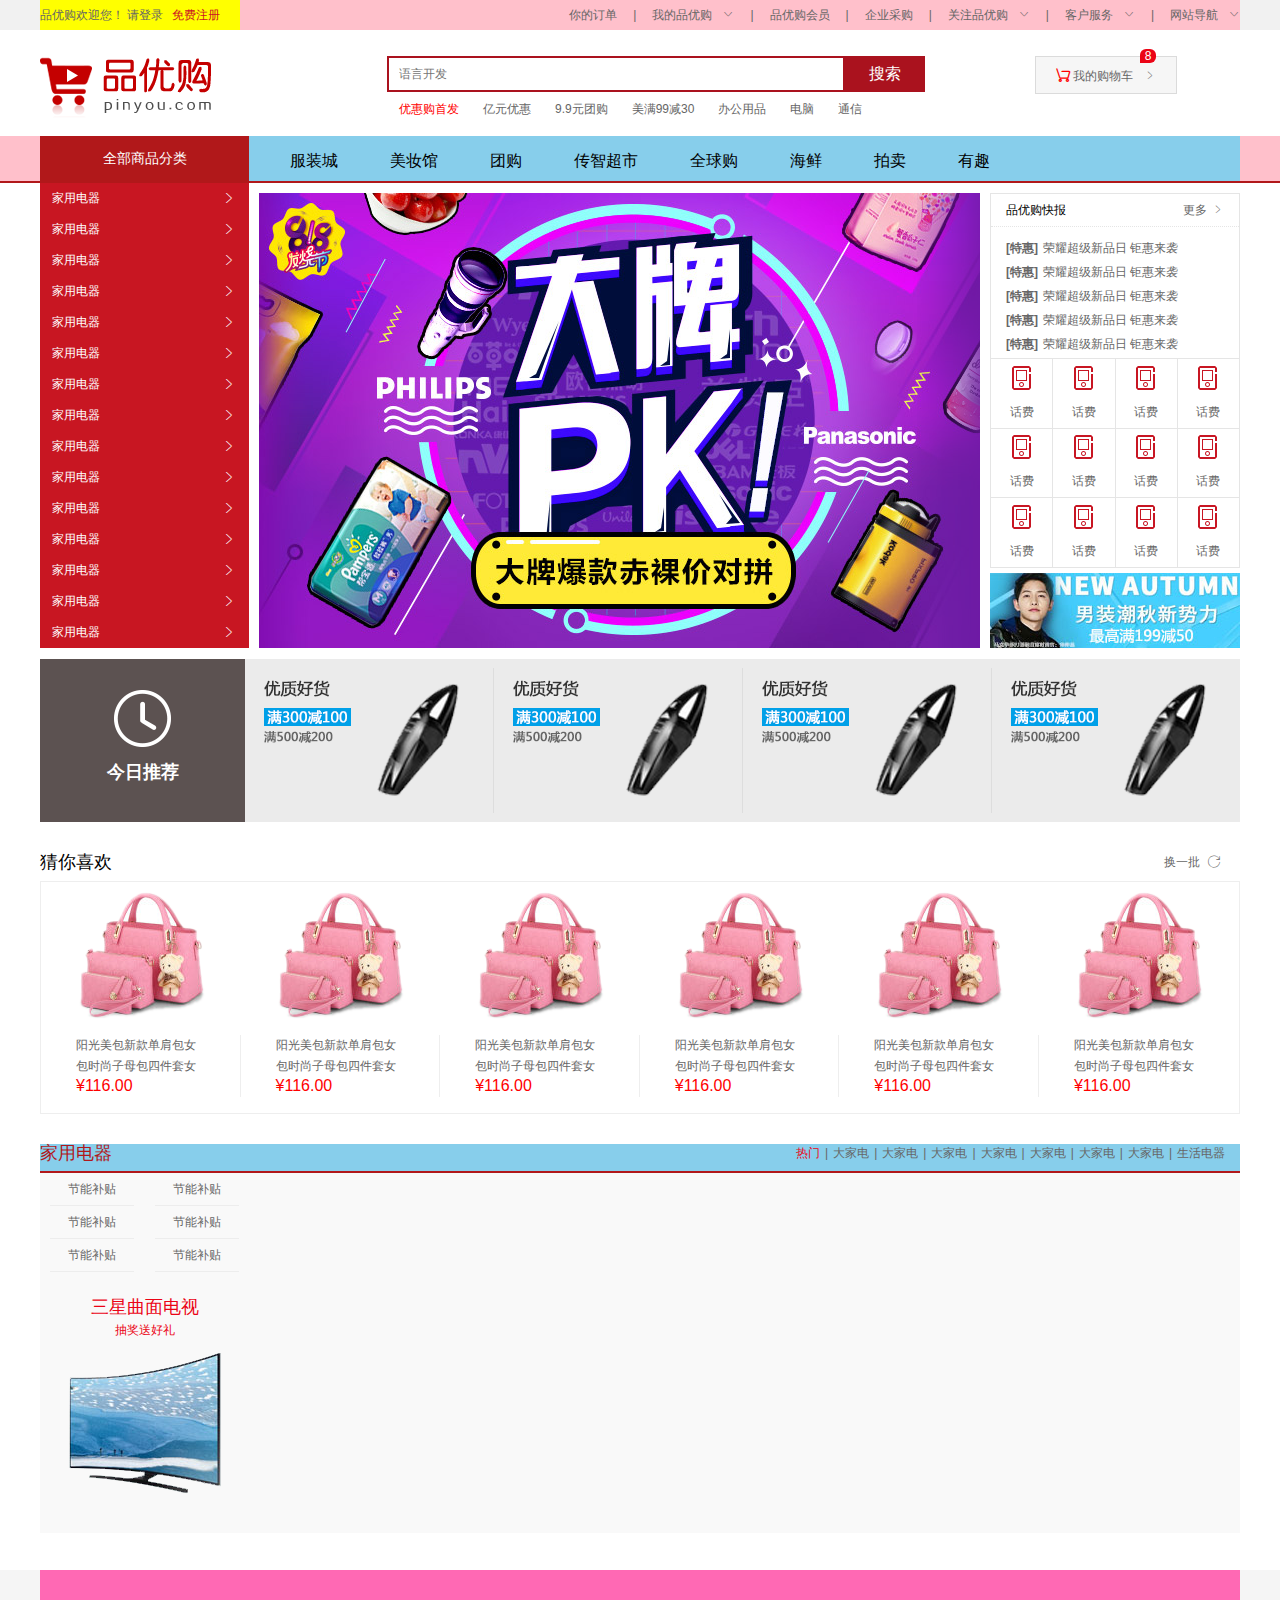
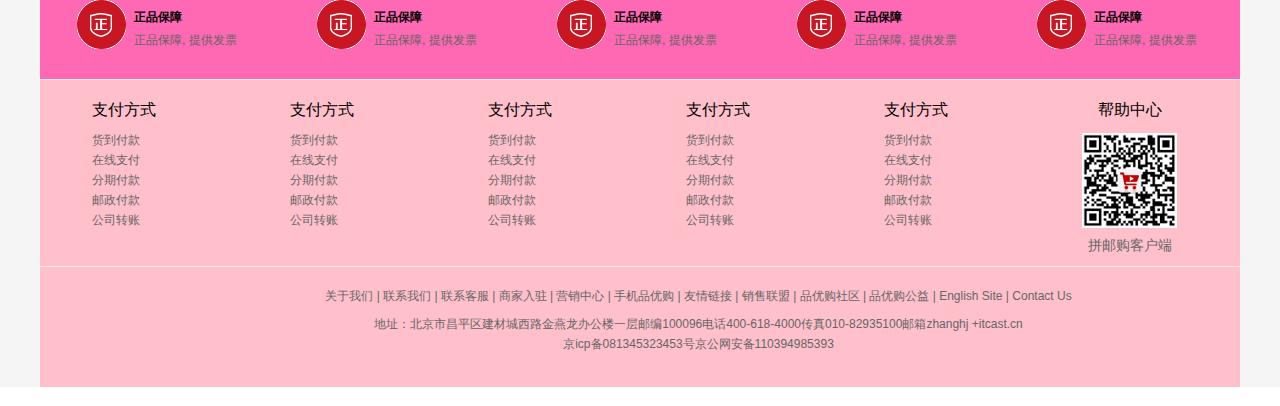
<file: index.html>
<!DOCTYPE html>
<html lang="en">

<head>
    <meta charset="UTF-8">
    <meta name="viewport" content="width=device-width, initial-scale=1.0">
    <meta http-equiv="X-UA-Compatible" content="ie=edge">
    <link rel="shortcut icon" href=" ./favicon.ico">
    <meta name="description"
        content="品优购-专业的综合网上购物商城,销售家电、数码通讯、电脑、家居百货、服装服饰、母婴、图书、食品等数万个品牌优质商品.便捷、诚信的服务，为您提供愉悦的网上购物体验!" />
    <meta name="Keywords" content="网上购物,网上商城,手机,笔记本,电脑,MP3,CD,VCD,DV,相机,数码,配件,手表,存储卡,品优购" />
    <title>PinYouGou</title>
    <link rel="stylesheet" href="./fonts/iconfont.css">
    <link rel="stylesheet" href="./css/base.css">
    <link rel="stylesheet" href="./css/common.css">
    <!-- 引入base和common的顺序不同 页面的效果search部分margintop丢失 -->
    <link rel="stylesheet" href="./css/index.css">
</head>

<body>
    <!-- 网页头部 top 部分 -->
    <div class="top">
        <div class="tcontent w">
            <div class="tleft fl">品优购欢迎您！ 请登录 <a href="#">免费注册</a></div>
            <ul class="fr">
                <li><a href="#">你的订单</a>|</li>
                <li><a href="#">我的品优购<i class="iconfont icon-moreunfold"></i></a>|</li>
                <li><a href="#">品优购会员</a>|</li>
                <li><a href="#">企业采购</a>|</li>
                <li><a href="#">关注品优购<i class="iconfont icon-moreunfold"></i></a>|</li>
                <li><a href="#">客户服务<i class="iconfont icon-moreunfold"></i></a>|</li>
                <li><a href="#" class="last">网站导航<i class="iconfont icon-moreunfold"></i></a></li>
            </ul>
        </div>
    </div>
    <!-- 搜索 search 部分 -->
    <div class="search w">
        <div class="logo fl"></div>
        <div class="cart fr">
            <i class="iconfont icon-cart"></i>
            我的购物车
            <i class="iconfont icon-more"></i>
            <div class="num">8</div>
            <div class="h">
                <div class="line"></div>
            </div>
        </div>
        <div class="center">
            <input type="text" name="search" placeholder="语言开发" /><input type="button" value="搜索" />
            <ul>
                <li><a href="#" class="sfirst">优惠购首发</a></li>
                <li><a href="#">亿元优惠</a></li>
                <li><a href="#">9.9元团购</a></li>
                <li><a href="#">美满99减30</a></li>
                <li><a href="#">办公用品</a></li>
                <li><a href="#">电脑</a></li>
                <li><a href="#">通信</a></li>
            </ul>
        </div>
    </div>
    <!-- 网页导航 nav 部分 -->
    <div class="nav">
        <div class="ncontant w">
            <div class="all fl">全部商品分类</div>
            <ul class="fl">
                <li><a href="#">服装城</a></li>
                <li><a href="#">美妆馆</a></li>
                <li><a href="#">团购</a></li>
                <li><a href="#">传智超市</a></li>
                <li><a href="#">全球购</a></li>
                <li><a href="#">海鲜</a></li>
                <li><a href="#">拍卖</a></li>
                <li><a href="#">有趣</a></li>
            </ul>
        </div>
    </div>
    <!-- 网页banner 部分 -->
    <div class="banner w">
        <ul class="left fl">
            <li><a href="#">家用电器</a><i class="iconfont icon-more"></i></li>
            <li><a href="#">家用电器</a><i class="iconfont icon-more"></i></li>
            <li><a href="#">家用电器</a><i class="iconfont icon-more"></i></li>
            <li><a href="#">家用电器</a><i class="iconfont icon-more"></i></li>
            <li><a href="#">家用电器</a><i class="iconfont icon-more"></i></li>
            <li><a href="#">家用电器</a><i class="iconfont icon-more"></i></li>
            <li><a href="#">家用电器</a><i class="iconfont icon-more"></i></li>
            <li><a href="#">家用电器</a><i class="iconfont icon-more"></i></li>
            <li><a href="#">家用电器</a><i class="iconfont icon-more"></i></li>
            <li><a href="#">家用电器</a><i class="iconfont icon-more"></i></li>
            <li><a href="#">家用电器</a><i class="iconfont icon-more"></i></li>
            <li><a href="#">家用电器</a><i class="iconfont icon-more"></i></li>
            <li><a href="#">家用电器</a><i class="iconfont icon-more"></i></li>
            <li><a href="#">家用电器</a><i class="iconfont icon-more"></i></li>
            <li><a href="#">家用电器</a><i class="iconfont icon-more"></i></li>
        </ul>
        <div class="center fl"></div>
        <div class="right">
            <div class="one">
                <div class="otop">
                    品优购快报
                    <a href="#">更多<i class="iconfont icon-more"></i></a>
                </div>
                <ul class="obottom">
                    <li><a href="#"><span>[特惠]</span>荣耀超级新品日 钜惠来袭</a></li>
                    <li><a href="#"><span>[特惠]</span>荣耀超级新品日 钜惠来袭</a></li>
                    <li><a href="#"><span>[特惠]</span>荣耀超级新品日 钜惠来袭</a></li>
                    <li><a href="#"><span>[特惠]</span>荣耀超级新品日 钜惠来袭</a></li>
                    <li><a href="#"><span>[特惠]</span>荣耀超级新品日 钜惠来袭</a></li>
                </ul>

            </div>
            <table class="two">
                <tr>
                    <td>
                        <div></div>
                        话费
                    </td>
                    <td>
                        <div></div>
                        话费
                    </td>
                    <td>
                        <div></div>
                        话费
                    </td>
                    <td>
                        <div></div>
                        话费
                    </td>
                </tr>
                <tr>
                    <td>
                        <div></div>
                        话费
                    </td>
                    <td>
                        <div></div>
                        话费
                    </td>
                    <td>
                        <div></div>
                        话费
                    </td>
                    <td>
                        <div></div>
                        话费
                    </td>
                </tr>
                <tr>
                    <td>
                        <div></div>
                        话费
                    </td>
                    <td>
                        <div></div>
                        话费
                    </td>
                    <td>
                        <div></div>
                        话费
                    </td>
                    <td>
                        <div></div>
                        话费
                    </td>
                </tr>
            </table>
            <div class="three"></div>
        </div>
    </div>
    <!-- 网页推荐 部分 -->
    <div class="recommend w">
        <div class="clock clearfix fl">
            <div class="time"></div>
            今日推荐
        </div>
        <div class="rec1"></div>
        <div class="line"></div>
        <div class="rec1"></div>
        <div class="line"></div>
        <div class="rec1"></div>
        <div class="line"></div>
        <div class="rec1"></div>
    </div>
    <!-- 猜你喜欢部分 -->
    <div class="like w">
        <div class="ltop">
            猜你喜欢
            <a href="#">换一批<i class="iconfont icon-refresh"></i></a>
        </div>
        <div class="lbottom">
            <div class="item">
                <img src="./images/bao.png" alt="shangpin">
                <div class="low">
                    <p>
                        阳光美包新款单肩包女<br />包时尚子母包四件套女
                    </p>
                    <span>¥116.00</span>
                </div>
            </div>
            <div class="item">
                <img src="./images/bao.png" alt="shangpin">
                <div class="low">
                    <p>
                        阳光美包新款单肩包女<br />包时尚子母包四件套女
                    </p>
                    <span>¥116.00</span>
                </div>
            </div>
            <div class="item">
                <img src="./images/bao.png" alt="shangpin">
                <div class="low">
                    <p>
                        阳光美包新款单肩包女<br />包时尚子母包四件套女
                    </p>
                    <span>¥116.00</span>
                </div>
            </div>
            <div class="item">
                <img src="./images/bao.png" alt="shangpin">
                <div class="low">
                    <p>
                        阳光美包新款单肩包女<br />包时尚子母包四件套女
                    </p>
                    <span>¥116.00</span>
                </div>
            </div>
            <div class="item">
                <img src="./images/bao.png" alt="shangpin">
                <div class="low">
                    <p>
                        阳光美包新款单肩包女<br />包时尚子母包四件套女
                    </p>
                    <span>¥116.00</span>
                </div>
            </div>
            <div class="item">
                <img src="./images/bao.png" alt="shangpin">
                <div class="low no">
                    <p>
                        阳光美包新款单肩包女<br />包时尚子母包四件套女
                    </p>
                    <span>¥116.00</span>
                </div>
            </div>
        </div>
    </div>
    <!-- 家用电器部分 -->
    <div class="home w">
        <div class="htop">
            家用电器
            <ul>
                <li><a href="#" class="hot">热门</a>|</li>
                <li><a href="#">大家电</a>|</li>
                <li><a href="#">大家电</a>|</li>
                <li><a href="#">大家电</a>|</li>
                <li><a href="#">大家电</a>|</li>
                <li><a href="#">大家电</a>|</li>
                <li><a href="#">大家电</a>|</li>
                <li><a href="#">大家电</a>|</li>
                <li><a href="#" class="last">生活电器</a></li>
            </ul>
        </div>
        <div class="hbottom">
            <div class="tv clearfix">
                <ul class="clearfix">
                    <li><a href="#">节能补贴</a></li>
                    <li><a href="#">节能补贴</a></li>
                    <li><a href="#">节能补贴</a></li>
                    <li><a href="#">节能补贴</a></li>
                    <li><a href="#">节能补贴</a></li>
                    <li><a href="#">节能补贴</a></li>
                </ul>
                <p class="one">三星曲面电视</p>
                <p class="two">抽奖送好礼</p>
                <img src="./images/tv.png" alt="tv">
            </div>
        </div>
    </div>
    <!-- 网页底部 footer部分 -->
    <div class="footer">
        <div class="fcontant w">
            <div class="ftop">
                <div class="item">
                    <div class="icon fl"></div>
                    <p>正品保障</p>
                    <p>正品保障, 提供发票</p>
                </div>
                <div class="item">
                    <div class="icon fl"></div>
                    <p>正品保障</p>
                    <p>正品保障, 提供发票</p>
                </div>
                <div class="item">
                    <div class="icon fl"></div>
                    <p>正品保障</p>
                    <p>正品保障, 提供发票</p>
                </div>
                <div class="item">
                    <div class="icon fl"></div>
                    <p>正品保障</p>
                    <p>正品保障, 提供发票</p>
                </div>
                <div class="item">
                    <div class="icon fl"></div>
                    <p>正品保障</p>
                    <p>正品保障, 提供发票</p>
                </div>
            </div>
            <div class="fcenter">
                <dl>
                    <dt>支付方式</dt>
                    <dd>货到付款</dd>
                    <dd>在线支付</dd>
                    <dd>分期付款</dd>
                    <dd>邮政付款</dd>
                    <dd>公司转账</dd>
                </dl>
                <dl>
                    <dt>支付方式</dt>
                    <dd>货到付款</dd>
                    <dd>在线支付</dd>
                    <dd>分期付款</dd>
                    <dd>邮政付款</dd>
                    <dd>公司转账</dd>
                </dl>
                <dl>
                    <dt>支付方式</dt>
                    <dd>货到付款</dd>
                    <dd>在线支付</dd>
                    <dd>分期付款</dd>
                    <dd>邮政付款</dd>
                    <dd>公司转账</dd>
                </dl>
                <dl>
                    <dt>支付方式</dt>
                    <dd>货到付款</dd>
                    <dd>在线支付</dd>
                    <dd>分期付款</dd>
                    <dd>邮政付款</dd>
                    <dd>公司转账</dd>
                </dl>
                <dl>
                    <dt>支付方式</dt>
                    <dd>货到付款</dd>
                    <dd>在线支付</dd>
                    <dd>分期付款</dd>
                    <dd>邮政付款</dd>
                    <dd>公司转账</dd>
                </dl>
                <div class="help fl">
                    <p class="one">帮助中心</p>
                    <img src="./images/erweima.png" alt="erweima">
                    <p class="two">拼邮购客户端</p>
                </div>
            </div>
            <div class="fbottom">
                <p class="one">关于我们 | 联系我们 | 联系客服 | 商家入驻 | 营销中心 | 手机品优购 | 友情链接 | 销售联盟 | 品优购社区 | 品优购公益 | English Site | Contact Us</p>
                <p class="two">地址：北京市昌平区建材城西路金燕龙办公楼一层邮编100096电话400-618-4000传真010-82935100邮箱zhanghj
                    +itcast.cn</p>
                <p>京icp备081345323453号京公网安备110394985393</p>
            </div>
        </div>
    </div>
</body>

</html>
</file>
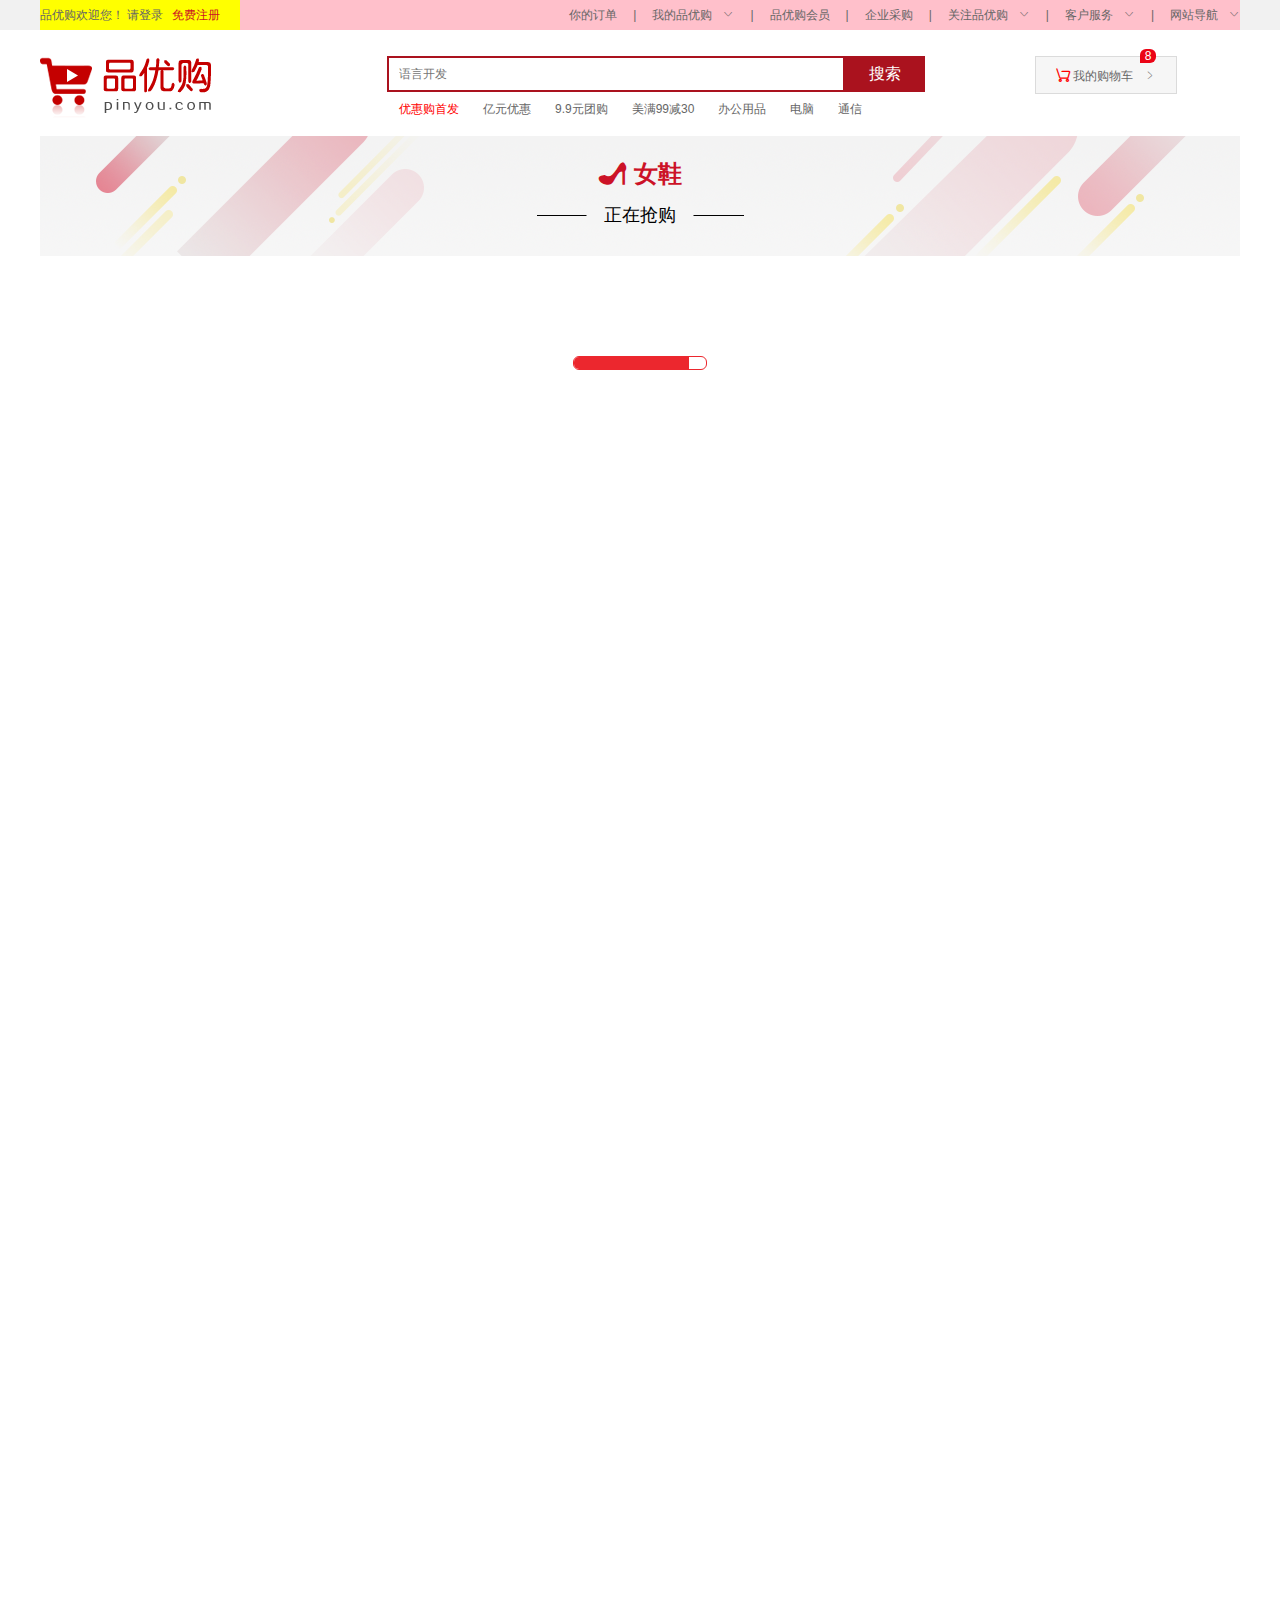
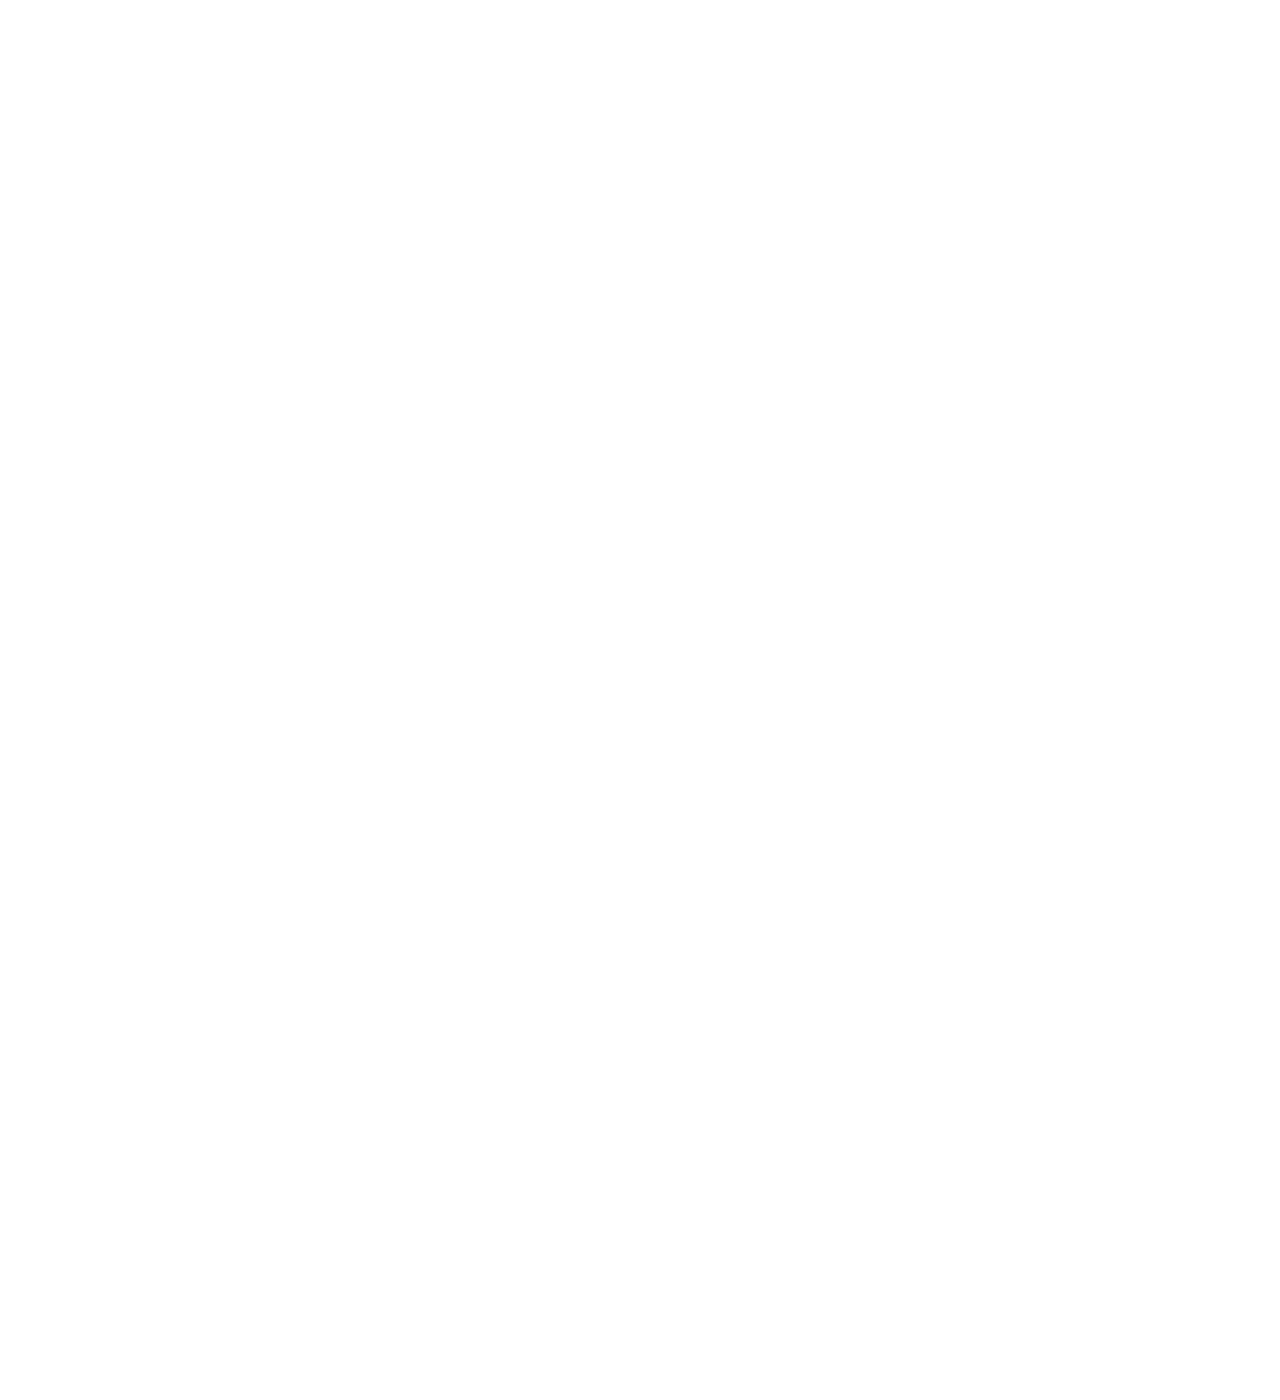
<file: list.html>
<!DOCTYPE html>
<html lang="en">
<head>
    <meta charset="UTF-8">
    <meta name="viewport" content="width=device-width, initial-scale=1.0">
    <meta http-equiv="X-UA-Compatible" content="ie=edge">
    <title>Document</title>
    <link rel="shortcut icon" href=" ./favicon.ico">
    <meta name="description"
        content="品优购-专业的综合网上购物商城,销售家电、数码通讯、电脑、家居百货、服装服饰、母婴、图书、食品等数万个品牌优质商品.便捷、诚信的服务，为您提供愉悦的网上购物体验!" />
    <meta name="Keywords" content="网上购物,网上商城,手机,笔记本,电脑,MP3,CD,VCD,DV,相机,数码,配件,手表,存储卡,品优购" />
    <title>PinYouGou</title>
    <link rel="stylesheet" href="./fonts/iconfont.css">
    <link rel="stylesheet" href="./css/base.css">
    <link rel="stylesheet" href="./css/common.css">
    <link rel="stylesheet" href="./css/list.css">
</head>
<body>
    <!-- 网页头部 top 部分 -->
    <div class="top">
        <div class="tcontent w">
            <div class="tleft fl">品优购欢迎您！ 请登录 <a href="#">免费注册</a></div>
            <ul class="fr">
                <li><a href="#">你的订单</a>|</li>
                <li><a href="#">我的品优购<i class="iconfont icon-moreunfold"></i></a>|</li>
                <li><a href="#">品优购会员</a>|</li>
                <li><a href="#">企业采购</a>|</li>
                <li><a href="#">关注品优购<i class="iconfont icon-moreunfold"></i></a>|</li>
                <li><a href="#">客户服务<i class="iconfont icon-moreunfold"></i></a>|</li>
                <li><a href="#" class="last">网站导航<i class="iconfont icon-moreunfold"></i></a></li>
            </ul>
        </div>
    </div>
    <!-- 搜索 search 部分 -->
    <div class="search w">
        <div class="logo fl"></div>
        <div class="cart fr">
            <i class="iconfont icon-cart"></i>
            我的购物车
            <i class="iconfont icon-more"></i>
            <div class="num">8</div>
            <div class="h">
                <div class="line"></div>
            </div>
        </div>
        <div class="center">
            <input type="text" name="search" placeholder="语言开发" /><input type="button" value="搜索" />
            <ul>
                <li><a href="#" class="sfirst">优惠购首发</a></li>
                <li><a href="#">亿元优惠</a></li>
                <li><a href="#">9.9元团购</a></li>
                <li><a href="#">美满99减30</a></li>
                <li><a href="#">办公用品</a></li>
                <li><a href="#">电脑</a></li>
                <li><a href="#">通信</a></li>
            </ul>
        </div>
    </div>
    <!-- 女鞋部分 -->
    <div class="shoes w">
        <div class="stop">
            <i class="iconfont icon-gaogenxie"></i>
            女鞋
        </div>
        <div class="buy">
            <div class="text">正在抢购</div>
        </div>
    </div>
    <!-- 进度条 -->
    <div class="progress">
        <div class="du"></div>
    </div>
</body>
</html>
</file>
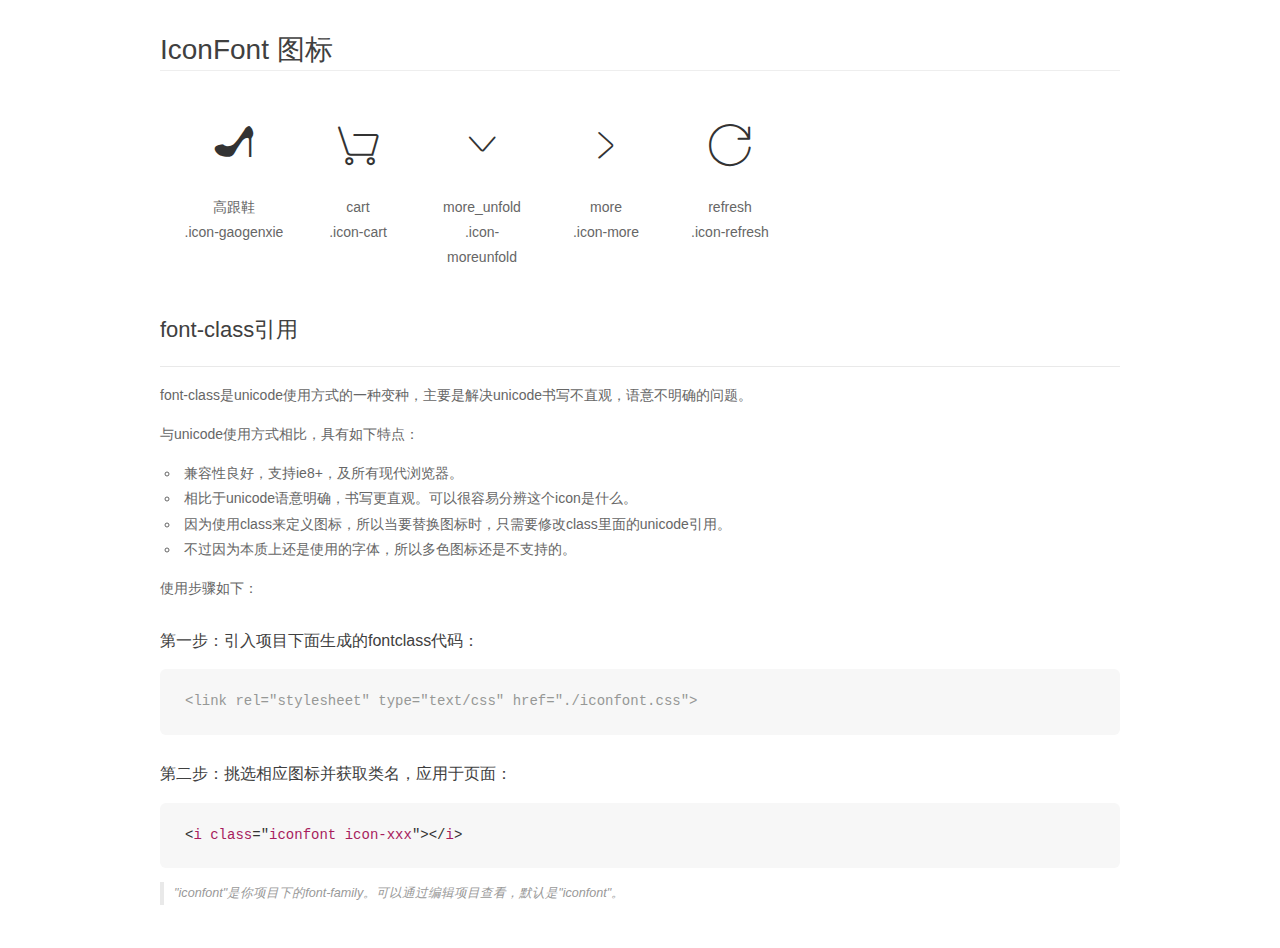
<file: fonts/demo_fontclass.html>
<!DOCTYPE html>
<html>
<head>
    <meta charset="utf-8"/>
    <title>IconFont</title>
    <link rel="stylesheet" href="demo.css">
    <link rel="stylesheet" href="iconfont.css">
</head>
<body>
    <div class="main markdown">
        <h1>IconFont 图标</h1>
        <ul class="icon_lists clear">
            
                <li>
                <i class="icon iconfont icon-gaogenxie"></i>
                    <div class="name">高跟鞋</div>
                    <div class="fontclass">.icon-gaogenxie</div>
                </li>
            
                <li>
                <i class="icon iconfont icon-cart"></i>
                    <div class="name">cart</div>
                    <div class="fontclass">.icon-cart</div>
                </li>
            
                <li>
                <i class="icon iconfont icon-moreunfold"></i>
                    <div class="name">more_unfold</div>
                    <div class="fontclass">.icon-moreunfold</div>
                </li>
            
                <li>
                <i class="icon iconfont icon-more"></i>
                    <div class="name">more</div>
                    <div class="fontclass">.icon-more</div>
                </li>
            
                <li>
                <i class="icon iconfont icon-refresh"></i>
                    <div class="name">refresh</div>
                    <div class="fontclass">.icon-refresh</div>
                </li>
            
        </ul>

        <h2 id="font-class-">font-class引用</h2>
        <hr>

        <p>font-class是unicode使用方式的一种变种，主要是解决unicode书写不直观，语意不明确的问题。</p>
        <p>与unicode使用方式相比，具有如下特点：</p>
        <ul>
        <li>兼容性良好，支持ie8+，及所有现代浏览器。</li>
        <li>相比于unicode语意明确，书写更直观。可以很容易分辨这个icon是什么。</li>
        <li>因为使用class来定义图标，所以当要替换图标时，只需要修改class里面的unicode引用。</li>
        <li>不过因为本质上还是使用的字体，所以多色图标还是不支持的。</li>
        </ul>
        <p>使用步骤如下：</p>
        <h3 id="-fontclass-">第一步：引入项目下面生成的fontclass代码：</h3>


        <pre><code class="lang-js hljs javascript"><span class="hljs-comment">&lt;link rel="stylesheet" type="text/css" href="./iconfont.css"&gt;</span></code></pre>
        <h3 id="-">第二步：挑选相应图标并获取类名，应用于页面：</h3>
        <pre><code class="lang-css hljs">&lt;<span class="hljs-selector-tag">i</span> <span class="hljs-selector-tag">class</span>="<span class="hljs-selector-tag">iconfont</span> <span class="hljs-selector-tag">icon-xxx</span>"&gt;&lt;/<span class="hljs-selector-tag">i</span>&gt;</code></pre>
        <blockquote>
        <p>"iconfont"是你项目下的font-family。可以通过编辑项目查看，默认是"iconfont"。</p>
        </blockquote>
    </div>
</body>
</html>
</file>
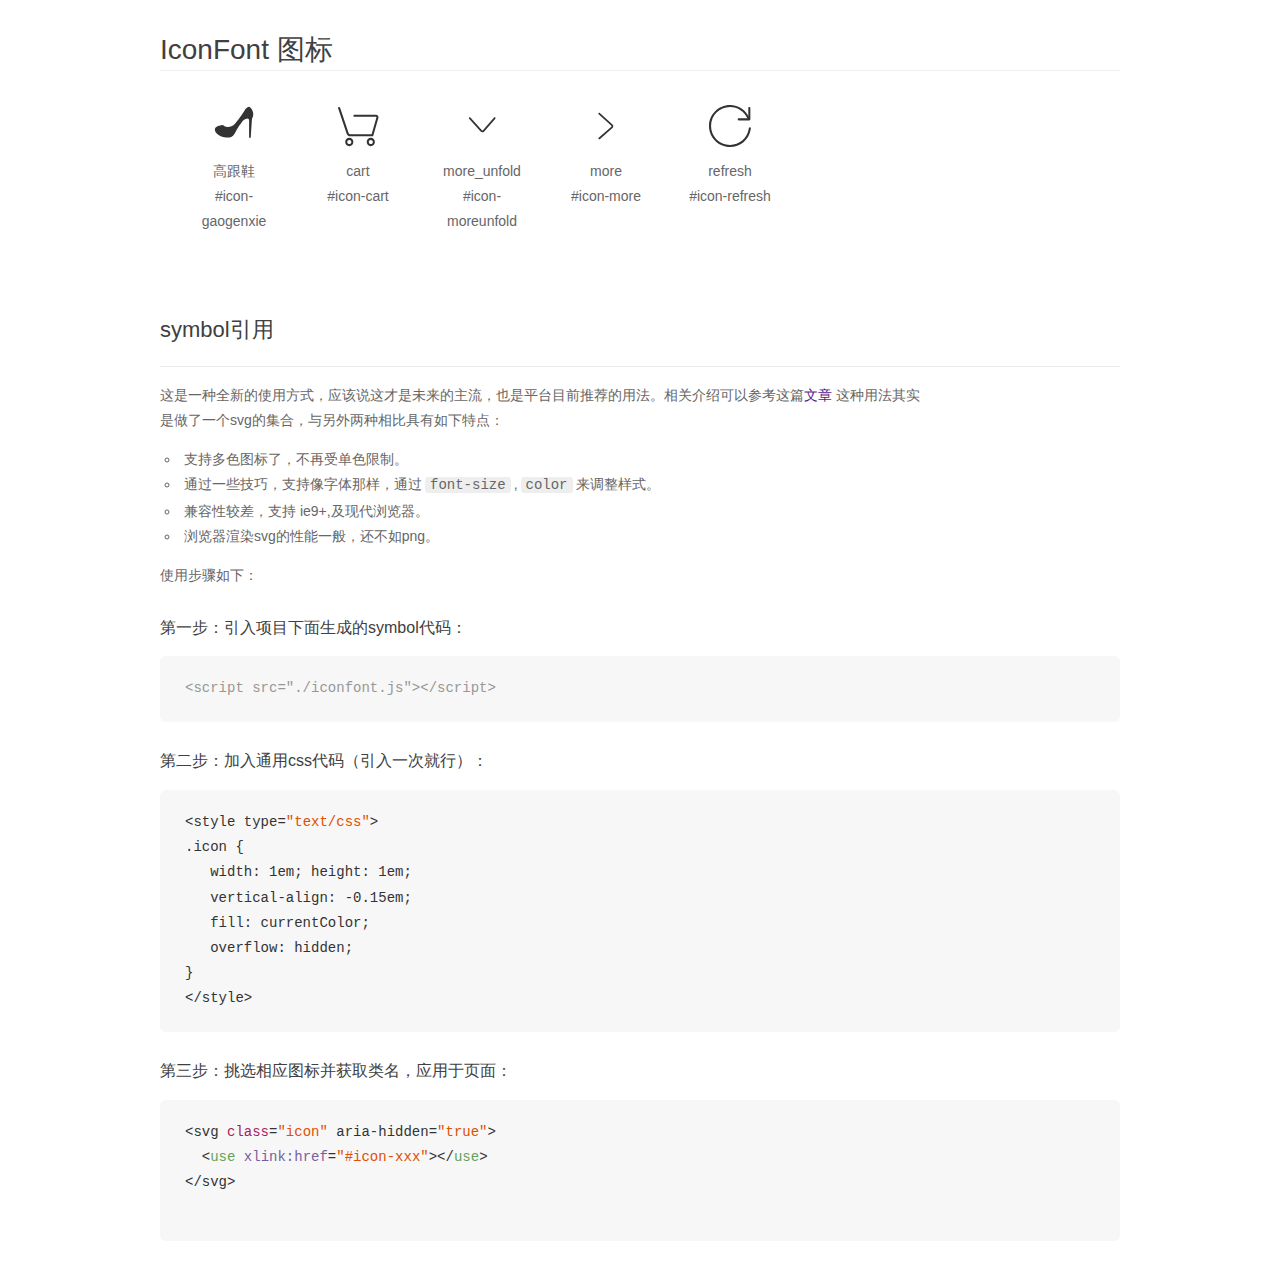
<file: fonts/demo_symbol.html>
<!DOCTYPE html>
<html>
<head>
    <meta charset="utf-8"/>
    <title>IconFont</title>
    <link rel="stylesheet" href="demo.css">
    <script src="iconfont.js"></script>

    <style type="text/css">
        .icon {
          /* 通过设置 font-size 来改变图标大小 */
          width: 1em; height: 1em;
          /* 图标和文字相邻时，垂直对齐 */
          vertical-align: -0.15em;
          /* 通过设置 color 来改变 SVG 的颜色/fill */
          fill: currentColor;
          /* path 和 stroke 溢出 viewBox 部分在 IE 下会显示
             normalize.css 中也包含这行 */
          overflow: hidden;
        }

    </style>
</head>
<body>
    <div class="main markdown">
        <h1>IconFont 图标</h1>
        <ul class="icon_lists clear">
            
                <li>
                    <svg class="icon" aria-hidden="true">
                        <use xlink:href="#icon-gaogenxie"></use>
                    </svg>
                    <div class="name">高跟鞋</div>
                    <div class="fontclass">#icon-gaogenxie</div>
                </li>
            
                <li>
                    <svg class="icon" aria-hidden="true">
                        <use xlink:href="#icon-cart"></use>
                    </svg>
                    <div class="name">cart</div>
                    <div class="fontclass">#icon-cart</div>
                </li>
            
                <li>
                    <svg class="icon" aria-hidden="true">
                        <use xlink:href="#icon-moreunfold"></use>
                    </svg>
                    <div class="name">more_unfold</div>
                    <div class="fontclass">#icon-moreunfold</div>
                </li>
            
                <li>
                    <svg class="icon" aria-hidden="true">
                        <use xlink:href="#icon-more"></use>
                    </svg>
                    <div class="name">more</div>
                    <div class="fontclass">#icon-more</div>
                </li>
            
                <li>
                    <svg class="icon" aria-hidden="true">
                        <use xlink:href="#icon-refresh"></use>
                    </svg>
                    <div class="name">refresh</div>
                    <div class="fontclass">#icon-refresh</div>
                </li>
            
        </ul>


        <h2 id="symbol-">symbol引用</h2>
        <hr>

        <p>这是一种全新的使用方式，应该说这才是未来的主流，也是平台目前推荐的用法。相关介绍可以参考这篇<a href="">文章</a>
        这种用法其实是做了一个svg的集合，与另外两种相比具有如下特点：</p>
        <ul>
          <li>支持多色图标了，不再受单色限制。</li>
          <li>通过一些技巧，支持像字体那样，通过<code>font-size</code>,<code>color</code>来调整样式。</li>
          <li>兼容性较差，支持 ie9+,及现代浏览器。</li>
          <li>浏览器渲染svg的性能一般，还不如png。</li>
        </ul>
        <p>使用步骤如下：</p>
        <h3 id="-symbol-">第一步：引入项目下面生成的symbol代码：</h3>
        <pre><code class="lang-js hljs javascript"><span class="hljs-comment">&lt;script src="./iconfont.js"&gt;&lt;/script&gt;</span></code></pre>
        <h3 id="-css-">第二步：加入通用css代码（引入一次就行）：</h3>
        <pre><code class="lang-js hljs javascript">&lt;style type=<span class="hljs-string">"text/css"</span>&gt;
.icon {
   width: <span class="hljs-number">1</span>em; height: <span class="hljs-number">1</span>em;
   vertical-align: <span class="hljs-number">-0.15</span>em;
   fill: currentColor;
   overflow: hidden;
}
&lt;<span class="hljs-regexp">/style&gt;</span></code></pre>
        <h3 id="-">第三步：挑选相应图标并获取类名，应用于页面：</h3>
        <pre><code class="lang-js hljs javascript">&lt;svg <span class="hljs-class"><span class="hljs-keyword">class</span></span>=<span class="hljs-string">"icon"</span> aria-hidden=<span class="hljs-string">"true"</span>&gt;<span class="xml"><span class="hljs-tag">
  &lt;<span class="hljs-name">use</span> <span class="hljs-attr">xlink:href</span>=<span class="hljs-string">"#icon-xxx"</span>&gt;</span><span class="hljs-tag">&lt;/<span class="hljs-name">use</span>&gt;</span>
</span>&lt;<span class="hljs-regexp">/svg&gt;
        </span></code></pre>
    </div>
</body>
</html>
</file>
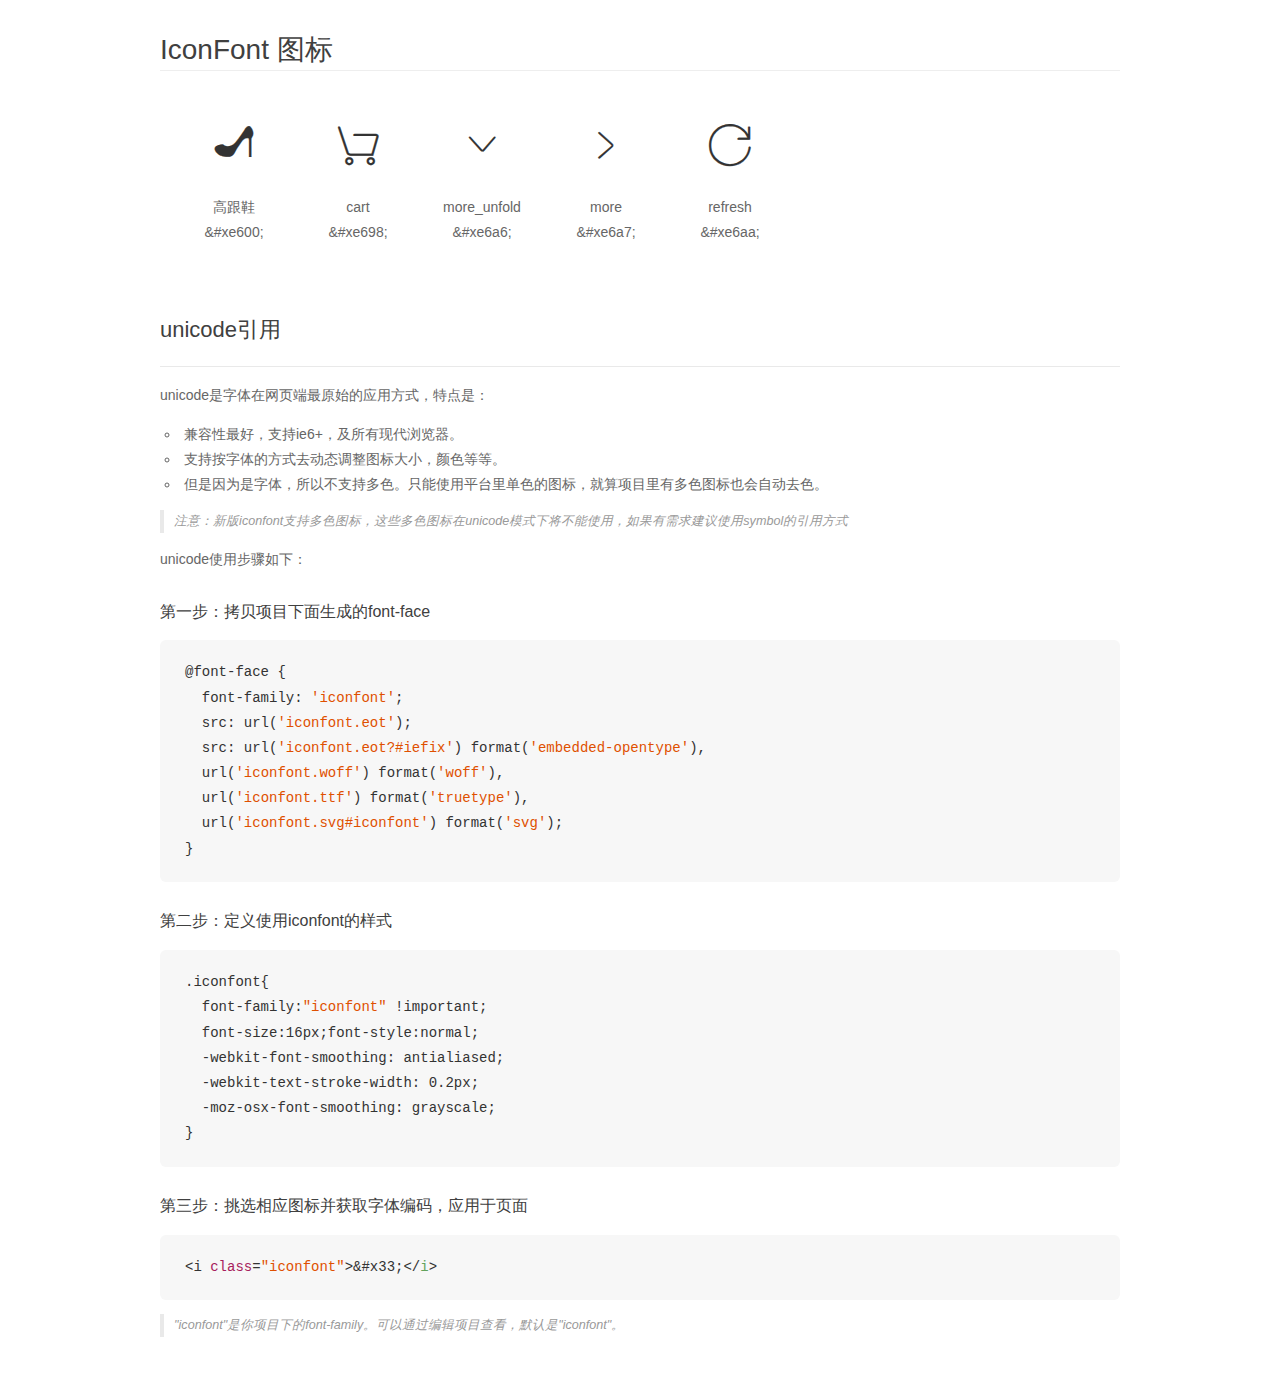
<file: fonts/demo_unicode.html>
<!DOCTYPE html>
<html>
<head>
    <meta charset="utf-8"/>
    <title>IconFont</title>
    <link rel="stylesheet" href="demo.css">

    <style type="text/css">

        @font-face {font-family: "iconfont";
          src: url('iconfont.eot'); /* IE9*/
          src: url('iconfont.eot#iefix') format('embedded-opentype'), /* IE6-IE8 */
          url('iconfont.woff') format('woff'), /* chrome, firefox */
          url('iconfont.ttf') format('truetype'), /* chrome, firefox, opera, Safari, Android, iOS 4.2+*/
          url('iconfont.svg#iconfont') format('svg'); /* iOS 4.1- */
        }

        .iconfont {
          font-family:"iconfont" !important;
          font-size:16px;
          font-style:normal;
          -webkit-font-smoothing: antialiased;
          -webkit-text-stroke-width: 0.2px;
          -moz-osx-font-smoothing: grayscale;
        }

    </style>
</head>
<body>
    <div class="main markdown">
        <h1>IconFont 图标</h1>
        <ul class="icon_lists clear">
            
                <li>
                <i class="icon iconfont">&#xe600;</i>
                    <div class="name">高跟鞋</div>
                    <div class="code">&amp;#xe600;</div>
                </li>
            
                <li>
                <i class="icon iconfont">&#xe698;</i>
                    <div class="name">cart</div>
                    <div class="code">&amp;#xe698;</div>
                </li>
            
                <li>
                <i class="icon iconfont">&#xe6a6;</i>
                    <div class="name">more_unfold</div>
                    <div class="code">&amp;#xe6a6;</div>
                </li>
            
                <li>
                <i class="icon iconfont">&#xe6a7;</i>
                    <div class="name">more</div>
                    <div class="code">&amp;#xe6a7;</div>
                </li>
            
                <li>
                <i class="icon iconfont">&#xe6aa;</i>
                    <div class="name">refresh</div>
                    <div class="code">&amp;#xe6aa;</div>
                </li>
            
        </ul>
        <h2 id="unicode-">unicode引用</h2>
        <hr>

        <p>unicode是字体在网页端最原始的应用方式，特点是：</p>
        <ul>
        <li>兼容性最好，支持ie6+，及所有现代浏览器。</li>
        <li>支持按字体的方式去动态调整图标大小，颜色等等。</li>
        <li>但是因为是字体，所以不支持多色。只能使用平台里单色的图标，就算项目里有多色图标也会自动去色。</li>
        </ul>
        <blockquote>
        <p>注意：新版iconfont支持多色图标，这些多色图标在unicode模式下将不能使用，如果有需求建议使用symbol的引用方式</p>
        </blockquote>
        <p>unicode使用步骤如下：</p>
        <h3 id="-font-face">第一步：拷贝项目下面生成的font-face</h3>
        <pre><code class="lang-js hljs javascript">@font-face {
  font-family: <span class="hljs-string">'iconfont'</span>;
  src: url(<span class="hljs-string">'iconfont.eot'</span>);
  src: url(<span class="hljs-string">'iconfont.eot?#iefix'</span>) format(<span class="hljs-string">'embedded-opentype'</span>),
  url(<span class="hljs-string">'iconfont.woff'</span>) format(<span class="hljs-string">'woff'</span>),
  url(<span class="hljs-string">'iconfont.ttf'</span>) format(<span class="hljs-string">'truetype'</span>),
  url(<span class="hljs-string">'iconfont.svg#iconfont'</span>) format(<span class="hljs-string">'svg'</span>);
}
</code></pre>
        <h3 id="-iconfont-">第二步：定义使用iconfont的样式</h3>
        <pre><code class="lang-js hljs javascript">.iconfont{
  font-family:<span class="hljs-string">"iconfont"</span> !important;
  font-size:<span class="hljs-number">16</span>px;font-style:normal;
  -webkit-font-smoothing: antialiased;
  -webkit-text-stroke-width: <span class="hljs-number">0.2</span>px;
  -moz-osx-font-smoothing: grayscale;
}
</code></pre>
        <h3 id="-">第三步：挑选相应图标并获取字体编码，应用于页面</h3>
        <pre><code class="lang-js hljs javascript">&lt;i <span class="hljs-class"><span class="hljs-keyword">class</span></span>=<span class="hljs-string">"iconfont"</span>&gt;&amp;#x33;<span class="xml"><span class="hljs-tag">&lt;/<span class="hljs-name">i</span>&gt;</span></span></code></pre>

        <blockquote>
        <p>"iconfont"是你项目下的font-family。可以通过编辑项目查看，默认是"iconfont"。</p>
        </blockquote>
    </div>


</body>
</html>
</file>
<file: fonts/iconfont.css>
@font-face {font-family: "iconfont";
  src: url('iconfont.eot?t=1523500845907'); /* IE9*/
  src: url('iconfont.eot?t=1523500845907#iefix') format('embedded-opentype'), /* IE6-IE8 */
  url('[data-uri]') format('woff'),
  url('iconfont.ttf?t=1523500845907') format('truetype'), /* chrome, firefox, opera, Safari, Android, iOS 4.2+*/
  url('iconfont.svg?t=1523500845907#iconfont') format('svg'); /* iOS 4.1- */
}

.iconfont {
  font-family:"iconfont" !important;
  font-size:16px;
  font-style:normal;
  -webkit-font-smoothing: antialiased;
  -moz-osx-font-smoothing: grayscale;
}

.icon-gaogenxie:before { content: "\e600"; }

.icon-cart:before { content: "\e698"; }

.icon-moreunfold:before { content: "\e6a6"; }

.icon-more:before { content: "\e6a7"; }

.icon-refresh:before { content: "\e6aa"; }
</file>
<file: css/base.css>
/* css 的初始化 */

/* 指定当前css文件, 编码格式是utf-8 */
@charset "UTF-8";

/* 清除默认的外边距和内边距 */
html, body, ul, li, ol, dl, dd, dt, p, h1, h2, h3, h4, h5, h6, form, img {
  margin: 0;
  padding: 0;
}

 img, input, button, textarea {
  border: none;
  padding: 0;
  margin: 0;
  outline-style: none;
}

ul, ol {
  list-style: none;
}

input {
  font-family: "SimSun", "宋体";
}

select, input, textarea {
  font-size: 12px;
  margin: 0;
}

textarea {
  resize: none;
}

img {
  border: 0;
  /* 可以防止 img 下边出现缝隙问题 */
  vertical-align: middle;
}

table {
  border-collapse: collapse;
}

body {
  /* 将整个页面的字体, 默认重置 */
  font: 12px/18px Microsoft YaHei, Arial, Verdana, "SimSun";
  color: #666;
  background: #fff;
}

.clearfix::before,
.clearfix::after {
  content: "";
  display: table;
}

.clearfix::after {
  clear: both;
}

/* 兼容 IE 67 */
.clearfix {
  *zoom: 1;
}

a {
  color: #666;
  text-decoration: none;
}

h1, h2, h3, h4, h5, h6 {
  text-decoration: none;
  font-weight: normal;
  font-size: 100%;
}

/* 废物利用 1*/
s, i, em {
  font-style: normal;
  text-decoration: none;
}

.fl {
  float: left;
}

.fr {
  float: right;
}

.w {
  width: 1200px;
  margin: 0 auto;
}
</file>
<file: css/common.css>
/* --------------------------top部分样式 */

/* body {
    height: 3000px;
} */

.top {
    height: 30px;
    background-color: #f1f1f1;
}

.top .tcontent {
    height: 30px;
    /* ps */
    background-color: pink;
}

.top .tcontent .tleft {
    width: 200px;
    height: 30px;
    background-color: yellow;
    line-height: 30px;
}

.top .tcontent .tleft a {
    color: #cb1224;
    margin-left: 5px;
}

.top .tcontent ul li {
    float: left;
    line-height: 30px;
    height: 30px;
}

.top .tcontent ul li a {
    margin: 0 16px;
}

.top .tcontent ul li a .icon-moreunfold {
    font-size: 12px;
    margin-left: 10px;
}

.top .tcontent ul li .last {
    margin-right: 0px;
}

/* --------------------------search部分样式 */

.search {
    height: 80px;
    /* background-color: pink; */
    margin-top: 26px;
}

.search .logo {
    height: 62px;
    width: 171px;
    background: url(../images/logo.png)
}

.search .cart {
    width: 140px;
    height: 36px;
    border: 1px solid #dbdbdb;
    background-color: #f6f6f6;
    margin-right: 63px;
    text-align: center;
    line-height: 36px;
    position: relative;
}

.search .cart .icon-cart {
    color: red;
    font-weight: bold;
    font-size: 14px;
}

.search .cart .icon-more {
    font-size: 12px;
    margin-left: 8px;
}

.search .num {
    /* width: 16px; */
    min-width: 16px;
    height: 14px;
    background-color: #eb0416;
    border-radius: 6px 6px 6px 0;
    position: absolute;
    top: -8px;
    left: 104px;
    color: #fff;
    line-height: 14px;
}

.search .cart .h {
    width: 200px;
    height: 100px;
    background-color: #f6f6f6;
    position: absolute;
    top: 34px;
    right: -1px;
    border: 1px solid #dbdbdb;
    display: none;
}

.search .cart .h .line {
    width: 140px;
    height: 1px;
    background-color: #f6f6f6;
    position: absolute;
    top: -1px;
    right: 0;
}

.search .cart:hover .h{
    display: block; 
}

.search .center {
    padding-left: 347px;
}

.search .center input[type="text"] {
    width: 458px;
    height: 36px;
    border: 2px solid #aa121e;
    box-sizing: border-box;
    /* 行内块元素顶部对齐 */
    vertical-align: top;
    padding-left: 10px;
}

.search .center input[type="button"] {
    width: 80px;
    height: 36px;
    color: #fff;
    font-size: 16px;
    background-color: #aa121e;
}

.search .center ul {
    padding-top: 8px;
}

.search .center ul li {
    float: left;
}

.search .center ul li a {
    padding: 0 12px;    
}

.search .center ul li:first-child a {
    color: red;
}
</file>
<file: css/index.css>
/* ----------------------------网页导航 nav 部分样式 */

.nav {
    height: 45px;
    /* ps */
    background-color: pink;
    border-bottom: 2px solid #b1181a;
}

.nav .ncontant {
    height: 45px;
    background-color: skyblue;
}

.nav .ncontant .all {
    width: 209px;
    height: 45px;
    background-color: #b1181a;
    color: #fff;
    font-size: 14px;
    line-height: 45px;
    text-align: center;
}

.nav .ncontant ul li {
    float: left;
    margin-top: 16px;
}

.nav .ncontant ul li a {
    font-size: 16px;
    color: #000;
    margin-right: 52px;
}

.nav .ncontant ul li:first-child a {
    margin-left: 41px;
}

/* -----------------------网页 banner 部分样式 */

.banner {
    height: 465px;
     /* ps */
     /* background-color: pink; */
}

.banner .left {
    width: 209px;
    height: 465px;
    background-color: #c81622;
}

.banner .left li {
    height: 31px;
    /* ps */
    /* background-color: skyblue; */
    line-height: 31px;
    padding: 0 12px;
}

.banner .left li .icon-more {
    float: right;
    color: #fff;
}

.banner .left li a {
    color: #fff;
}

.banner .left li:hover {
    background-color: #fff;
}

.banner .left li:hover a {
    color: #c81622;
}

.banner .center {
    width: 721px;
    height: 455px;
    background: url(../images/banner_bg.png);
    margin-top: 10px;
    margin-left: 10px;
}

.banner .right {
    width: 250px;
    height: 455px;
    /* background-color: yellow; */
    float: right;
    margin-top: 10px;
}

.banner .right .one {
    width: 250px;
    height: 165px;
    box-sizing: border-box;
    border: 1px solid #e5e5e5;
    border-bottom: none;
}

.banner .right .one .otop {
    height: 32px;
    border-bottom: 1px dotted #e5e5e5;
    line-height: 32px;
    padding: 0 15px;
    color: #000;
}

.banner .right .one .otop a .icon-more {
    font-size: 12px;
    margin-left: 5px;
}

.banner .right .one .otop a {
    float: right;
}

.banner .right .one .obottom {
    padding-top: 12px;
    padding-left: 15px;
}

.banner .right .one .obottom li {
    height: 24px;
}

.banner .right .one .obottom li a span {
    font-weight: bold;
    margin-right: 5px;
}

.banner .right .two {
    width: 250px;
    height: 210px;
    border: 1px solid #e5e5e5;
}

.banner .right .two tr td {
    border: 1px solid #e5e5e5;
    text-align: center;
}

.banner .right .two tr td div {
    width: 24px;
    height: 24px;
    margin: 0 auto;
    margin-bottom: 13px;
    background: url(../images/icons.png) -17px -16px;
}

.banner .right .three {
    width: 250px;
    height: 76px;
    background: url(../images/ad.jpg);
    margin-top: 5px;
}

/* -----------------------------网页recommend部分样式 */

.recommend {
    height: 163px;
    background-color: #ebebeb;
    margin-top: 11px;
}

.recommend .clock {
    width: 205px;
    height: 163px;
    background-color: #5c5251;
    color: #fff;
    font-size: 18px;
    font-weight: bold;
    text-align: center;
}

.recommend .clock .time {
    width: 57px;
    height: 57px;
    background: url(../images/clock.png);
    margin: 0 auto;
    margin-top: 31px;
    margin-bottom: 16px;
}

.recommend .rec1 {
    width: 248px;
    height: 163px;
    background: url(../images/recommend01.png);
    float: left;
}

.recommend .line {
    width: 1px;
    height: 145px;
    background-color: #ddd;
    float: left;
    margin-top: 9px;
}

/* --------------------------猜你喜欢部分 */

.like {
    height: 261px;
    /* background-color: pink; */
    margin-top: 31px;
}

.like .ltop {
    height: 28px;
    /* background-color: skyblue; */
    color: #000;
    font-size: 18px;
}

.like .ltop a {
    float: right;
    font-size: 12px;
    margin-right: 20px;
}

.like .ltop a .icon-refresh {
    font-size: 12px;
    margin-left: 8px;
}

.like .lbottom {
    height: 233px;
    box-sizing: border-box;
    border: 1px solid #eee;
}

.like .lbottom .item {
    width: 16.66%;
    height: 100%;
    /* ps */
    /* background-color: skyblue; */
    text-align: center;
    float: left;
}

.like .lbottom .item .low {
    height: 62px;
    border-right: 1px solid #eee;
    text-align: left;
    padding-left: 35px;
    margin-top: 12px;
}

.like .lbottom .item .no {
    border-right: none;
} 

.like .lbottom .item .low p {
    line-height: 21px;
}

.like .lbottom .item .low span {
    color: red;
    font-size: 16px;
}

/* -----------------------------家用电器部分样式 */

.home {
    height: 389px;
    /* ps */
    background-color: pink;
    margin-top: 30px;
}

.home .htop {
    height: 27px;
    /* ps */
    background-color: skyblue;
    border-bottom: 2px solid #b1181a;
    color: #b1181a;
    font-size: 18px;
}

.home .htop ul {
    float: right;
}

.home .htop ul li {
    float: left;
    font-size: 12px;
    color: #666;
}

.home .htop ul li a {
    font-size: 12px;
    padding: 0 5px;
}

.home .htop ul li .hot {
    color: #eb0416;
}

.home .htop ul li .last {
    padding-right: 15px;    
}

.home .hbottom {
    height: 360px;
    background-color: #f9f9f9;
}

.home .hbottom .tv{
    width: 209px;
    height: 360px;
    /* ps */
    /* background-color: pink; */
    text-align: center;
}

.home .hbottom .tv ul li {
    float: left;
    width: 50%;
}

.home .hbottom .tv ul li a {
    width: 84px;
    height: 32px;
    /* background-color: skyblue; */
    float: left;
    margin-left: 10px;
    border-bottom: 1px solid #ededed;
    line-height: 32px;
    text-align: center;
}

.home .hbottom .tv .one {
    margin-top: 26px;
}

.home .hbottom .tv p {
    text-align: center;
    color: #eb0416;
    font-size: 18px;
    height: 23px;
}

.home .hbottom .tv .two {
    color: #eb0416;
    height: 32px;
    font-size: 12px;
}

/* ------------------------------------footer部分样式 */

.footer {
    height: 417px;
    background-color: #f5f5f5;
    margin-top: 37px;
}

.footer .fcontant {
    height: 417px;
    /* ps */
    background-color: pink;
}

.footer .fcontant .ftop {
    height: 109px;
    border-bottom: 1px solid #ececec;
}

.footer .fcontant .ftop .item {
    width: 20%;
    height: 100%;
    /* ps */
    background-color: hotpink;
    padding-top: 30px;
    padding-left: 37px;
    box-sizing: border-box;
    float: left;
}

.footer .fcontant .ftop .item .icon {
    width: 49px;
    height: 49px;
    background: url(../images/icons.png) -253px -3px;
    margin-right: 8px;
}

.footer .fcontant .ftop .item p:nth-child(2) {
    color: #000;
    font-weight: bold;
    height: 23px;
    margin-top: 8px;
}

.footer .fcontant .ftop .item p:nth-child(3) {
    color: #646464;
}

.footer .fcontant .fcenter {
    height: 187px;
    border-bottom: 1px solid #ececec;
    padding-top: 21px;
    padding-left: 52px;
    box-sizing: border-box;
}

.footer .fcontant .fcenter dl {
    float: left;
    width: 198px;
}

.footer .fcontant .fcenter dl dt {
    font-size: 16px;
    color: #000;
    height: 30px;
}

.footer .fcontant .fcenter dl dd {
    height: 20px;
}

.footer .fcontant .fcenter .help {
    width: 95px;
    text-align: center;
}

.footer .fcontant .fcenter .help .one {
    font-size: 16px;
    color: #000;
    height: 32px;
}

.footer .fcontant .fcenter .help .two {
    font-size: 14px;
    margin-top: 8px;
}

.footer .fcontant .fbottom {
    height: 119px;
    padding-top: 20px;
    padding-left: 117px;
    text-align: center;
}

.footer .fcontant .fbottom .one {
    height: 28px;
}

.footer .fcontant .fbottom .two {
    height: 20px;
}
</file>
<file: css/list.css>
/* -----------------------------------女鞋部分样式 */

body {
    height: 3000px;
}

.shoes {
    height: 120px;
    background: url(../images/banner1.png);
}

.shoes .stop {
    text-align: center;
    font-size: 24px;
    color: #cc1227;
    font-weight: bold;
    padding-top: 27px;

}

.shoes .stop .icon-gaogenxie {
    font-size: 29px;
    position: relative;
    top: 5px;
}

.shoes .buy {
    width: 207px;
    height: 1px;
    background-color: #000;
    margin: 0 auto;
    margin-top: 32px;
    position: relative;
    text-align: center;
}

.shoes .buy .text {
    background-color: #f5f5f5;
    width: 107px;
    position: absolute;
    top: -9px;
    left: 50%;
    transform: translateX(-50%);
    color: #000;
    font-size: 18px;
}

.progress {
    width: 132px;
    height: 12px;
    border: 1px solid #ec272e;
    margin: 100px auto;
    border-radius: 6px;
    overflow: hidden;
}

.progress .du {
    width: 87%;
    height: 100%;
    background-color: #ec272e;
}
</file>
<file: fonts/demo.css>
*{margin: 0;padding: 0;list-style: none;}
/*
KISSY CSS Reset
理念：1. reset 的目的不是清除浏览器的默认样式，这仅是部分工作。清除和重置是紧密不可分的。
2. reset 的目的不是让默认样式在所有浏览器下一致，而是减少默认样式有可能带来的问题。
3. reset 期望提供一套普适通用的基础样式。但没有银弹，推荐根据具体需求，裁剪和修改后再使用。
特色：1. 适应中文；2. 基于最新主流浏览器。
维护：玉伯<lifesinger@gmail.com>, 正淳<ragecarrier@gmail.com>
 */

/** 清除内外边距 **/
body, h1, h2, h3, h4, h5, h6, hr, p, blockquote, /* structural elements 结构元素 */
dl, dt, dd, ul, ol, li, /* list elements 列表元素 */
pre, /* text formatting elements 文本格式元素 */
form, fieldset, legend, button, input, textarea, /* form elements 表单元素 */
th, td /* table elements 表格元素 */ {
  margin: 0;
  padding: 0;
}

/** 设置默认字体 **/
body,
button, input, select, textarea /* for ie */ {
  font: 12px/1.5 tahoma, arial, \5b8b\4f53, sans-serif;
}
h1, h2, h3, h4, h5, h6 { font-size: 100%; }
address, cite, dfn, em, var { font-style: normal; } /* 将斜体扶正 */
code, kbd, pre, samp { font-family: courier new, courier, monospace; } /* 统一等宽字体 */
small { font-size: 12px; } /* 小于 12px 的中文很难阅读，让 small 正常化 */

/** 重置列表元素 **/
ul, ol { list-style: none; }

/** 重置文本格式元素 **/
a { text-decoration: none; }
a:hover { text-decoration: underline; }


/** 重置表单元素 **/
legend { color: #000; } /* for ie6 */
fieldset, img { border: 0; } /* img 搭车：让链接里的 img 无边框 */
button, input, select, textarea { font-size: 100%; } /* 使得表单元素在 ie 下能继承字体大小 */
/* 注：optgroup 无法扶正 */

/** 重置表格元素 **/
table { border-collapse: collapse; border-spacing: 0; }

/* 清除浮动 */
.ks-clear:after, .clear:after {
  content: '\20';
  display: block;
  height: 0;
  clear: both;
}
.ks-clear, .clear {
  *zoom: 1;
}

.main {
  padding: 30px 100px;
width: 960px;
margin: 0 auto;
}
.main h1{font-size:36px; color:#333; text-align:left;margin-bottom:30px; border-bottom: 1px solid #eee;}

.helps{margin-top:40px;}
.helps pre{
  padding:20px;
  margin:10px 0;
  border:solid 1px #e7e1cd;
  background-color: #fffdef;
  overflow: auto;
}

.icon_lists{
  width: 100% !important;

}

.icon_lists li{
  float:left;
  width: 100px;
  height:180px;
  text-align: center;
  list-style: none !important;
}
.icon_lists .icon{
  font-size: 42px;
  line-height: 100px;
  margin: 10px 0;
  color:#333;
  -webkit-transition: font-size 0.25s ease-out 0s;
  -moz-transition: font-size 0.25s ease-out 0s;
  transition: font-size 0.25s ease-out 0s;

}
.icon_lists .icon:hover{
  font-size: 100px;
}



.markdown {
  color: #666;
  font-size: 14px;
  line-height: 1.8;
}

.highlight {
  line-height: 1.5;
}

.markdown img {
  vertical-align: middle;
  max-width: 100%;
}

.markdown h1 {
  color: #404040;
  font-weight: 500;
  line-height: 40px;
  margin-bottom: 24px;
}

.markdown h2,
.markdown h3,
.markdown h4,
.markdown h5,
.markdown h6 {
  color: #404040;
  margin: 1.6em 0 0.6em 0;
  font-weight: 500;
  clear: both;
}

.markdown h1 {
  font-size: 28px;
}

.markdown h2 {
  font-size: 22px;
}

.markdown h3 {
  font-size: 16px;
}

.markdown h4 {
  font-size: 14px;
}

.markdown h5 {
  font-size: 12px;
}

.markdown h6 {
  font-size: 12px;
}

.markdown hr {
  height: 1px;
  border: 0;
  background: #e9e9e9;
  margin: 16px 0;
  clear: both;
}

.markdown p,
.markdown pre {
  margin: 1em 0;
}

.markdown > p,
.markdown > blockquote,
.markdown > .highlight,
.markdown > ol,
.markdown > ul {
  width: 80%;
}

.markdown ul > li {
  list-style: circle;
}

.markdown > ul li,
.markdown blockquote ul > li {
  margin-left: 20px;
  padding-left: 4px;
}

.markdown > ul li p,
.markdown > ol li p {
  margin: 0.6em 0;
}

.markdown ol > li {
  list-style: decimal;
}

.markdown > ol li,
.markdown blockquote ol > li {
  margin-left: 20px;
  padding-left: 4px;
}

.markdown code {
  margin: 0 3px;
  padding: 0 5px;
  background: #eee;
  border-radius: 3px;
}

.markdown pre {
  border-radius: 6px;
  background: #f7f7f7;
  padding: 20px;
}

.markdown pre code {
  border: none;
  background: #f7f7f7;
  margin: 0;
}

.markdown strong,
.markdown b {
  font-weight: 600;
}

.markdown > table {
  border-collapse: collapse;
  border-spacing: 0px;
  empty-cells: show;
  border: 1px solid #e9e9e9;
  width: 95%;
  margin-bottom: 24px;
}

.markdown > table th {
  white-space: nowrap;
  color: #333;
  font-weight: 600;

}

.markdown > table th,
.markdown > table td {
  border: 1px solid #e9e9e9;
  padding: 8px 16px;
  text-align: left;
}

.markdown > table th {
  background: #F7F7F7;
}

.markdown blockquote {
  font-size: 90%;
  color: #999;
  border-left: 4px solid #e9e9e9;
  padding-left: 0.8em;
  margin: 1em 0;
  font-style: italic;
}

.markdown blockquote p {
  margin: 0;
}

.markdown .anchor {
  opacity: 0;
  transition: opacity 0.3s ease;
  margin-left: 8px;
}

.markdown .waiting {
  color: #ccc;
}

.markdown h1:hover .anchor,
.markdown h2:hover .anchor,
.markdown h3:hover .anchor,
.markdown h4:hover .anchor,
.markdown h5:hover .anchor,
.markdown h6:hover .anchor {
  opacity: 1;
  display: inline-block;
}

.markdown > br,
.markdown > p > br {
  clear: both;
}


.hljs {
  display: block;
  background: white;
  padding: 0.5em;
  color: #333333;
  overflow-x: auto;
}

.hljs-comment,
.hljs-meta {
  color: #969896;
}

.hljs-string,
.hljs-variable,
.hljs-template-variable,
.hljs-strong,
.hljs-emphasis,
.hljs-quote {
  color: #df5000;
}

.hljs-keyword,
.hljs-selector-tag,
.hljs-type {
  color: #a71d5d;
}

.hljs-literal,
.hljs-symbol,
.hljs-bullet,
.hljs-attribute {
  color: #0086b3;
}

.hljs-section,
.hljs-name {
  color: #63a35c;
}

.hljs-tag {
  color: #333333;
}

.hljs-title,
.hljs-attr,
.hljs-selector-id,
.hljs-selector-class,
.hljs-selector-attr,
.hljs-selector-pseudo {
  color: #795da3;
}

.hljs-addition {
  color: #55a532;
  background-color: #eaffea;
}

.hljs-deletion {
  color: #bd2c00;
  background-color: #ffecec;
}

.hljs-link {
  text-decoration: underline;
}

pre{
  background: #fff;
}
</file>
